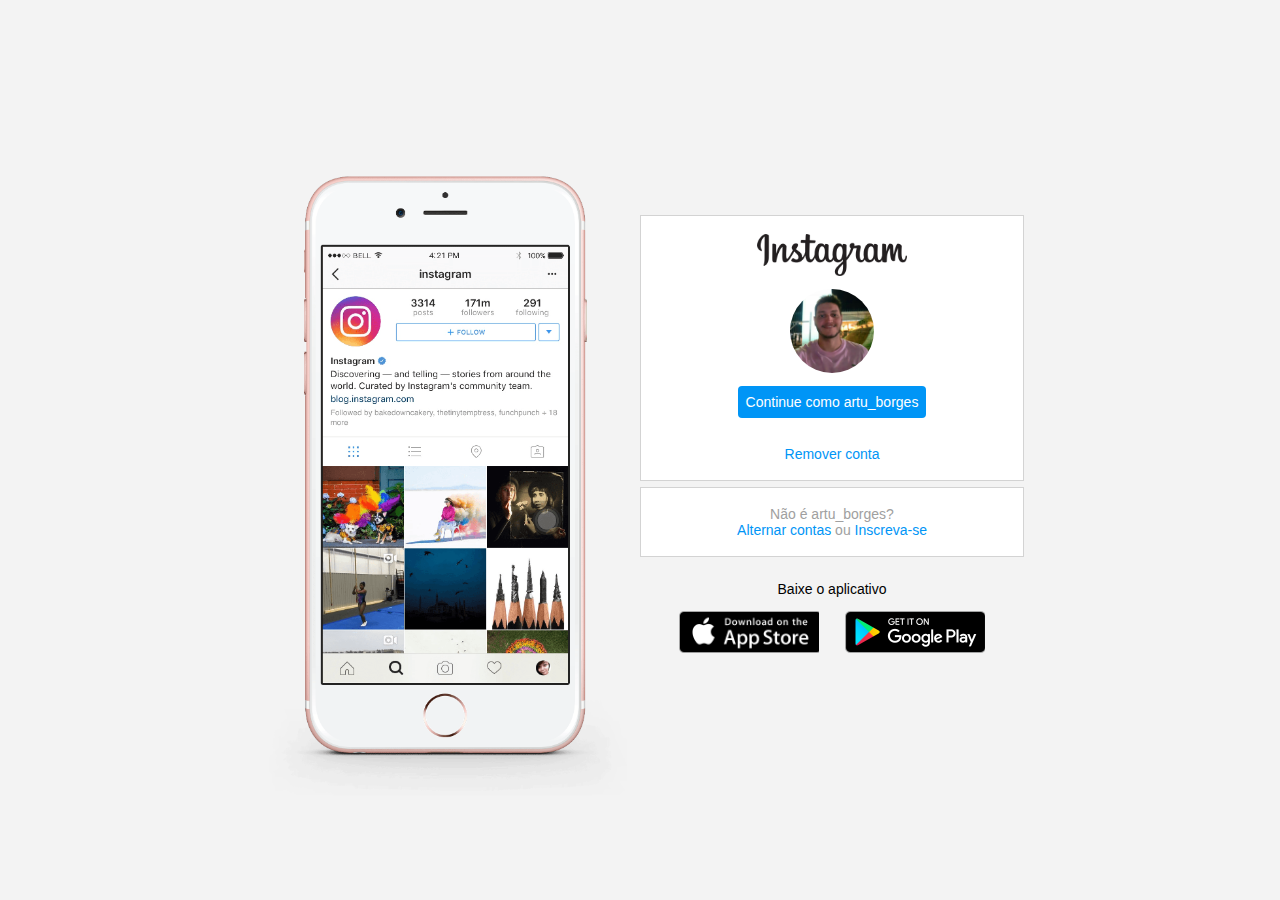
<file: HTML_CSS_JS/03-Recriando a página inicial do Instagram/index.html>
<!DOCTYPE html>
<html lang="en">
<head>
    <meta charset="UTF-8">
    <meta name="viewport" content="width=device-width, initial-scale=1.0">
    <link rel="stylesheet" href="style.css">
    <title>Instagram</title>
</head>
<body>
    <div class="instagram-wrapper">
        <div class="instagram-phone">
            <img src="./img/instagram-celular.png" alt="celular">
        </div>
        <div class="instagram-continue">
            <div class="group">
                <img src="./img/instagram-logo.png" class="instagram-logo" alt="instagram logo">
                <div class="profile-photo">
                    <img src="./img/Eu1.jpg" alt="foto de perfil">
                </div>
                <a href="https://www.instagram.com/artu_borges/" class="instagram-login">Continue como artu_borges</a>
                <a href="#" class="instagram-logout">Remover conta</a>
            </div>
            <div class="group">
                <p class="not-account">Não é artu_borges?</p>
                <p class="not-account">
                    <span class="link-blue">Alternar contas</span>
                    ou
                    <span class="link-blue">Inscreva-se</span>
                </p>
            </div>
            <div class="get-the-app">
                <p class="get-app">Baixe o aplicativo</p>
                <div class="download">
                    <a href="#" class="app-download"></a>
                    <a href="#" class="app-download"></a>
                </div>
            </div>
        </div>
    </div>
</body>
</html>
</file>
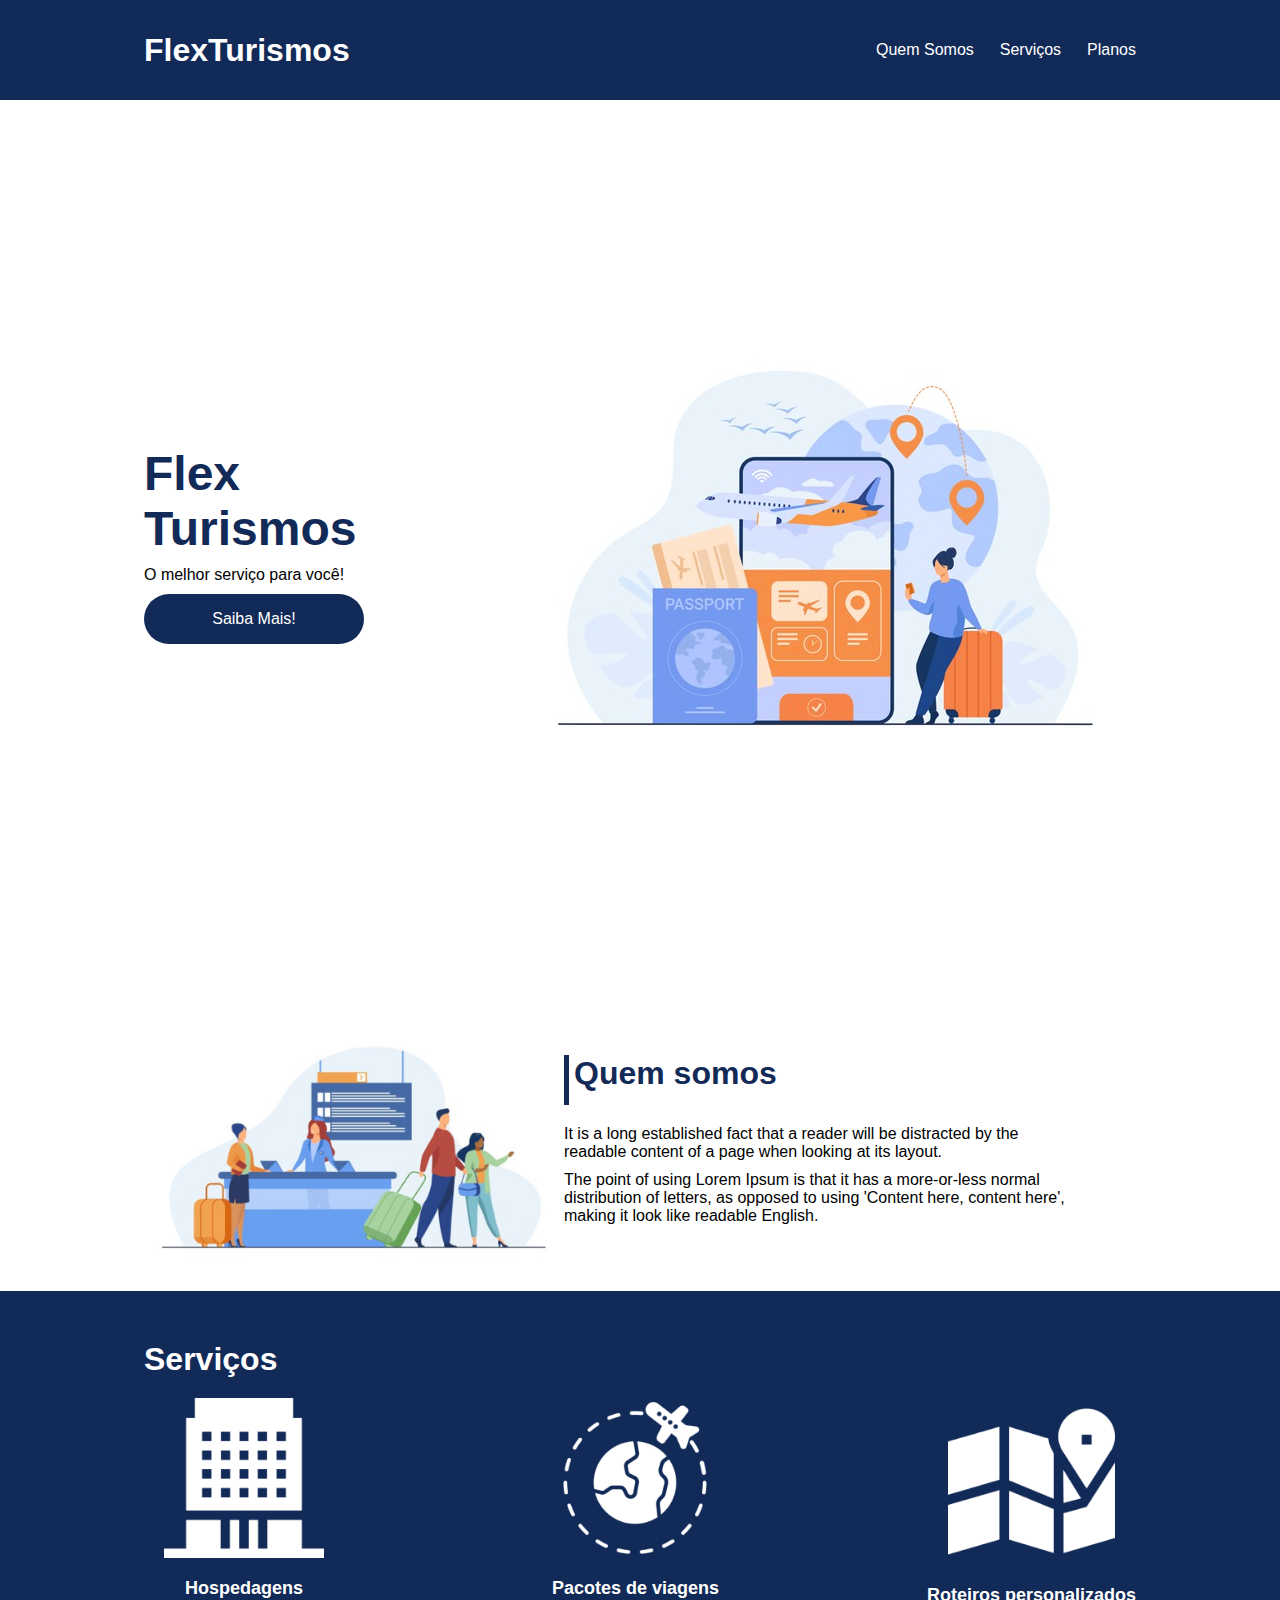
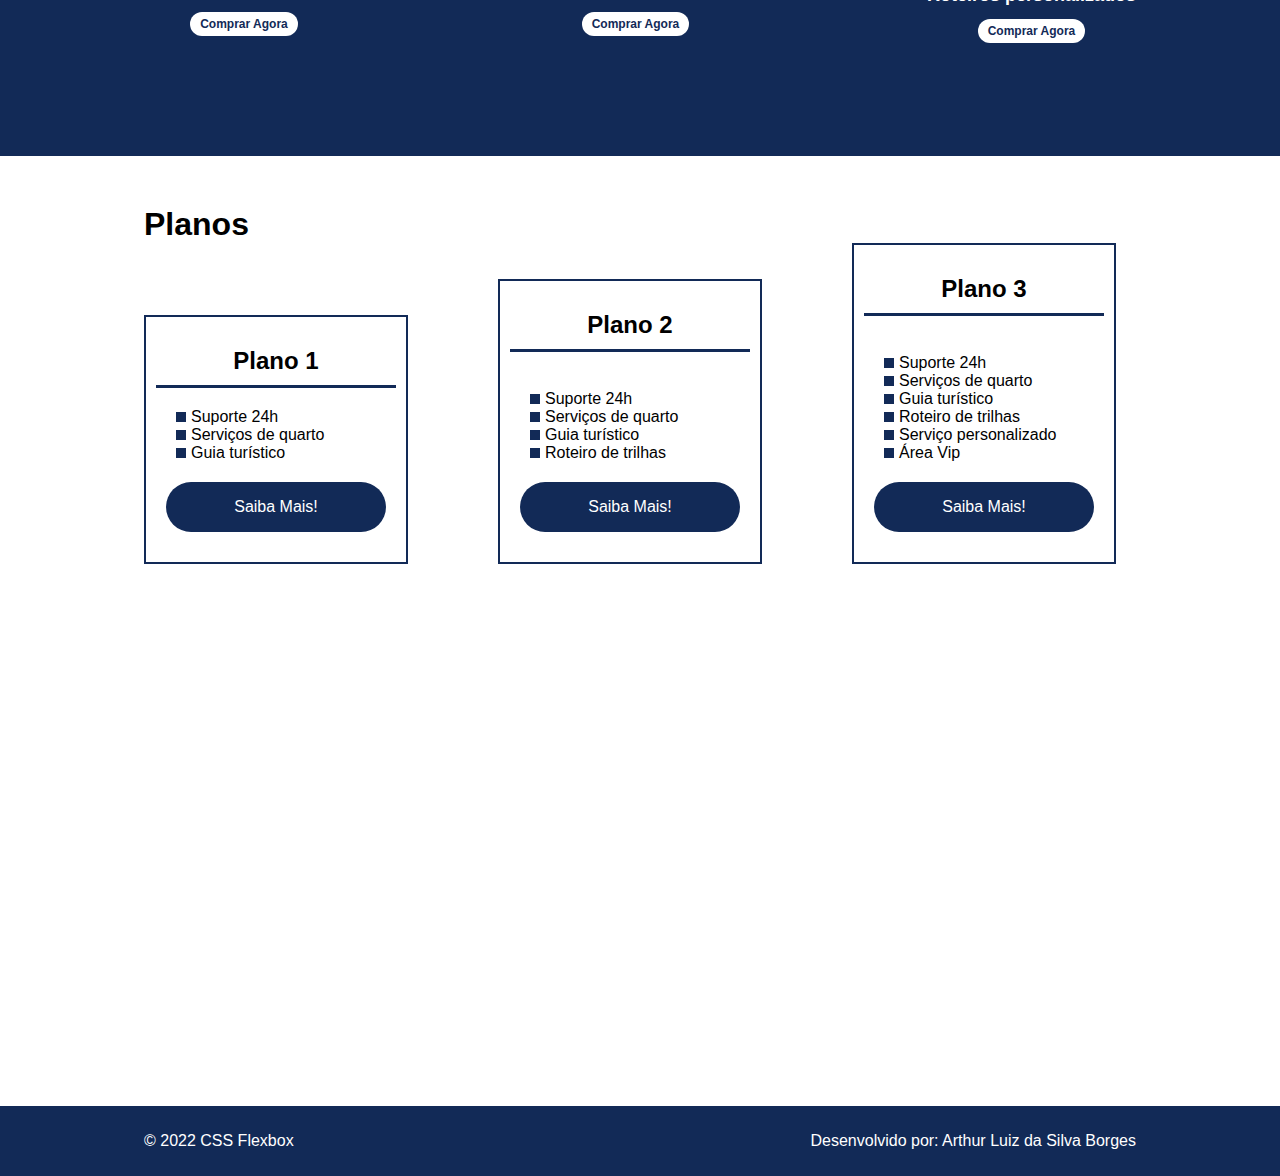
<file: HTML_CSS_JS/02-Posicionando elementos com Flexbox em CSS/flex-projeto/index.html>
<!DOCTYPE html>
<html lang="pt-br">

<head>
    <meta charset="UTF-8">
    <meta name="viewport" content="width=device-width, initial-scale=1.0">
    <title>Flex Turismos</title>
    <link rel="stylesheet" href="./style.css">
</head>

<body>
    <header>
        <div class="flex-container menu">
            <h1>FlexTurismos</h1>
            <ul class="list-items">
                <li><a href="#quem-somos">Quem Somos</a></li>
                <li><a href="#servicos">Serviços</a></li>
                <li><a href="#planos">Planos</a></li>
            </ul>
        </div>
    </header>

    <div class="flex-container apresentacao">
        <div class="texto-apresentacao">
            <h1>Flex <br>Turismos</h1>
            <p>O melhor serviço para você!</p>
            <a href="" class="btn">Saiba Mais!</a>
        </div>
    
        <div>
            <div><img src="./images/0-main.png" alt="banner de apresentação"></div>
        </div>
    </div>
    
    <div class="flex-container" id="quem-somos">
        <div>
            <h2>Quem somos</h2>
            <p>It is a long established fact that a reader will be distracted by the readable content of a page when
                looking at its layout. </p>
            <p>The point of using Lorem Ipsum is that it has a more-or-less normal distribution of letters, as opposed
                to using 'Content here, content here', making it look like readable English.</p>
        </div>
    
        <div>
            <img src="./images/1-quem-somos.png" alt="balcão de atendimento">
        </div>
    </div>

    <div class="container-externo">
        <div class="flex-container" id="servicos">
            <div>
                <h2>Serviços</h2>
            </div>
        
            <div class="list-servicos">
                <div class="item-servicos">
                    <div><img src="./images/icon-2.png" alt="hospedagens"></div>
                    <p>Hospedagens</p>
                    <a href="#">Comprar Agora</a>
                </div>
        
                <div class="item-servicos">
                    <div><img src="./images/icon-1.png" alt="pacote de viagens"></div>
                    <p>Pacotes de viagens</p>
                    <a href="#">Comprar Agora</a>
                </div>
        
                <div class="item-servicos">
                    <div><img src="./images/icon-3.png" alt="roteiros personalizados"></div>
                    <p>Roteiros personalizados</p>
                    <a href="#">Comprar Agora</a>
                </div>

            </div>
        </div>
    </div>

    <div class="flex-container" id="planos">
        <div><h2>Planos</h2></div>
        
        <div class="list-planos">
            <div class="item-plano">
                <h3>Plano 1</h3>
                <ul>
                    <li>Suporte 24h</li>
                    <li>Serviços de quarto</li>
                    <li>Guia turístico</li>
                </ul>
                <a href="#" class="btn">Saiba Mais!</a>
            </div>
    
            <div class="item-plano">
                <h3>Plano 2</h3>
                <br>
                <ul>
                    <li>Suporte 24h</li>
                    <li>Serviços de quarto</li>
                    <li>Guia turístico</li>
                    <li>Roteiro de trilhas</li>
                </ul>
                <a href="#" class="btn">Saiba Mais!</a>
            </div>
    
            <div class="item-plano">
                <h3>Plano 3</h3>
                <br>
                <ul>
                    <li>Suporte 24h</li>
                    <li>Serviços de quarto</li>
                    <li>Guia turístico</li>
                    <li>Roteiro de trilhas</li>
                    <li>Serviço personalizado</li>
                    <li>Área Vip</li>
                </ul>
                <a href="#" class="btn">Saiba Mais!</a>
            </div>
    
        </div>
    </div>

    <footer>
        <div class="flex-container footer">
            <p>&copy; 2022 CSS Flexbox</p>
            <p>Desenvolvido por: Arthur Luiz da Silva Borges</p>
        </div>     
    </footer>
</body>

</html>
</file>
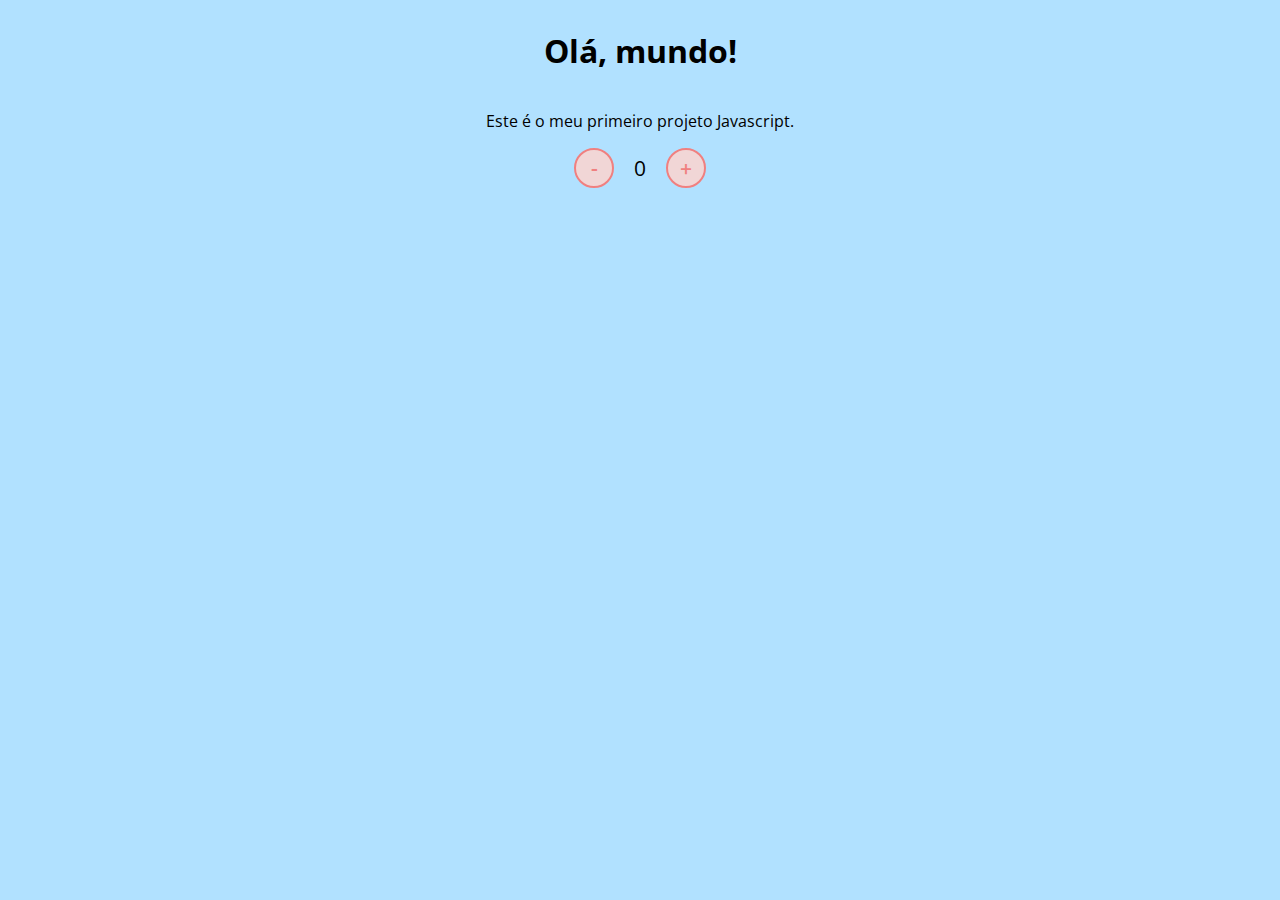
<file: HTML_CSS_JS/04-Introdução ao Java Script/Contador/index.html>
<!DOCTYPE html>
<html lang="en">
<head>
    <meta charset="UTF-8">
    <meta name="viewport" content="width=device-width, initial-scale=1.0">
    <link rel="stylesheet" href="assets/styles.css" />
    <title>Contador</title>
</head>
<body>
    <h1>Olá, mundo!</h1>
    <p>Este é o meu primeiro projeto Javascript.</p>
    <div id="counter">
        <button name="subtrair" onclick="decrement()">-</button>
        <span id="currentNumber">0</span>
        <button name="adicionar" onclick="increment()">+</button>
    </div>
    <script src="assets/scripts.js"></script>
</body>
</html>
</file>
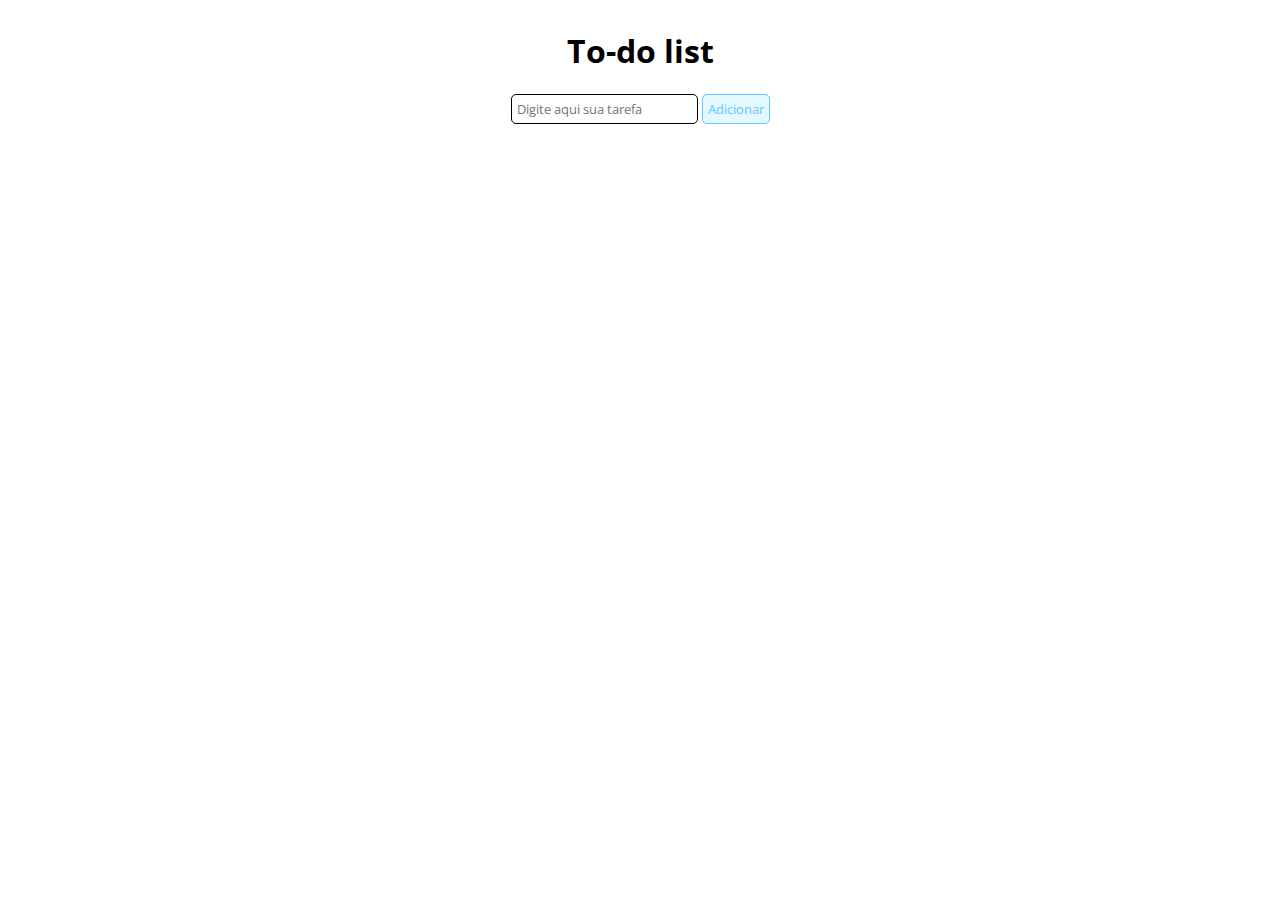
<file: HTML_CSS_JS/04-Introdução ao Java Script/to-do list/index.html>
<!DOCTYPE html>
<html lang="en">
<head>
    <meta charset="UTF-8">
    <meta name="viewport" content="width=device-width, initial-scale=1.0">
    <link rel="stylesheet" href="assets/styles.css" />
    <title>To-do list</title>
</head>
<body>
    <h1>To-do list</h1>
    <div id="list">
        <form id="task-form">
            <input id="task-input" name="tarefa" type="text" placeholder="Digite aqui sua tarefa" />
            <button type="submit">Adicionar</button>
        </form>
        <div id="tasks"></div>
    </div>
    <script src="assets/scripts.js"></script>
</body>
</html>
</file>
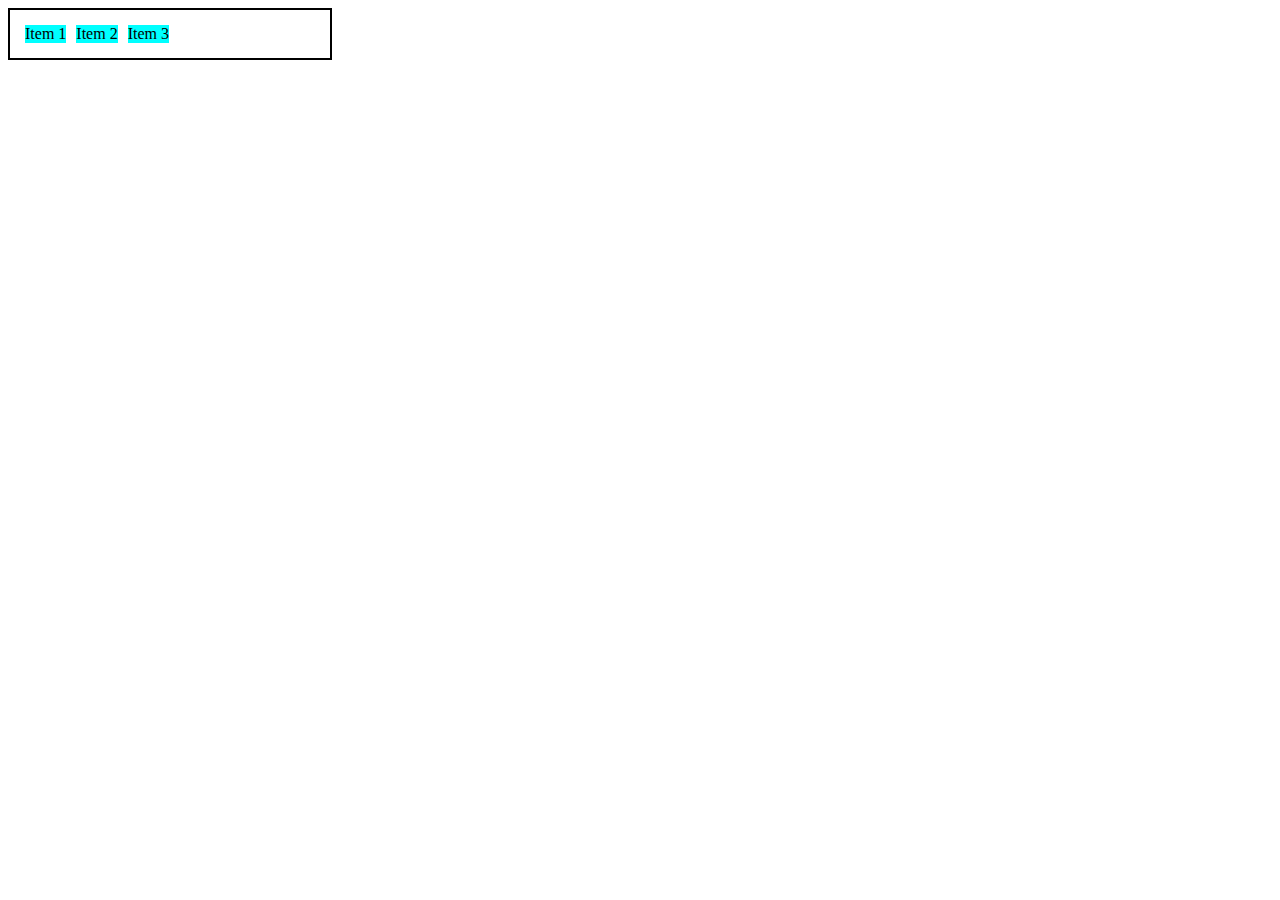
<file: HTML_CSS_JS/02-Posicionando elementos com Flexbox em CSS/0-display-flex.html>
<!DOCTYPE html>
<html lang="en">
<head>
    <meta charset="UTF-8">
    <meta http-equiv="X-UA-Compatible" content="IE=edge">
    <meta name="viewport" content="width=device-width, initial-scale=1.0">
    <title>Fundamentos - display flex</title>
    <style>
        .flex{
            max-width: 300px;
            padding: 10px;
            border: 2px solid black;
            display: flex;
        }

        .item{
            background-color: aqua;
            margin: 5px;
        }
    </style>
</head>
<body>
    <div class="flex">
        <div class="item">Item 1</div>
        <div class="item">Item 2</div>
        <div class="item">Item 3</div>
    </div>
</body>
</html>
</file>
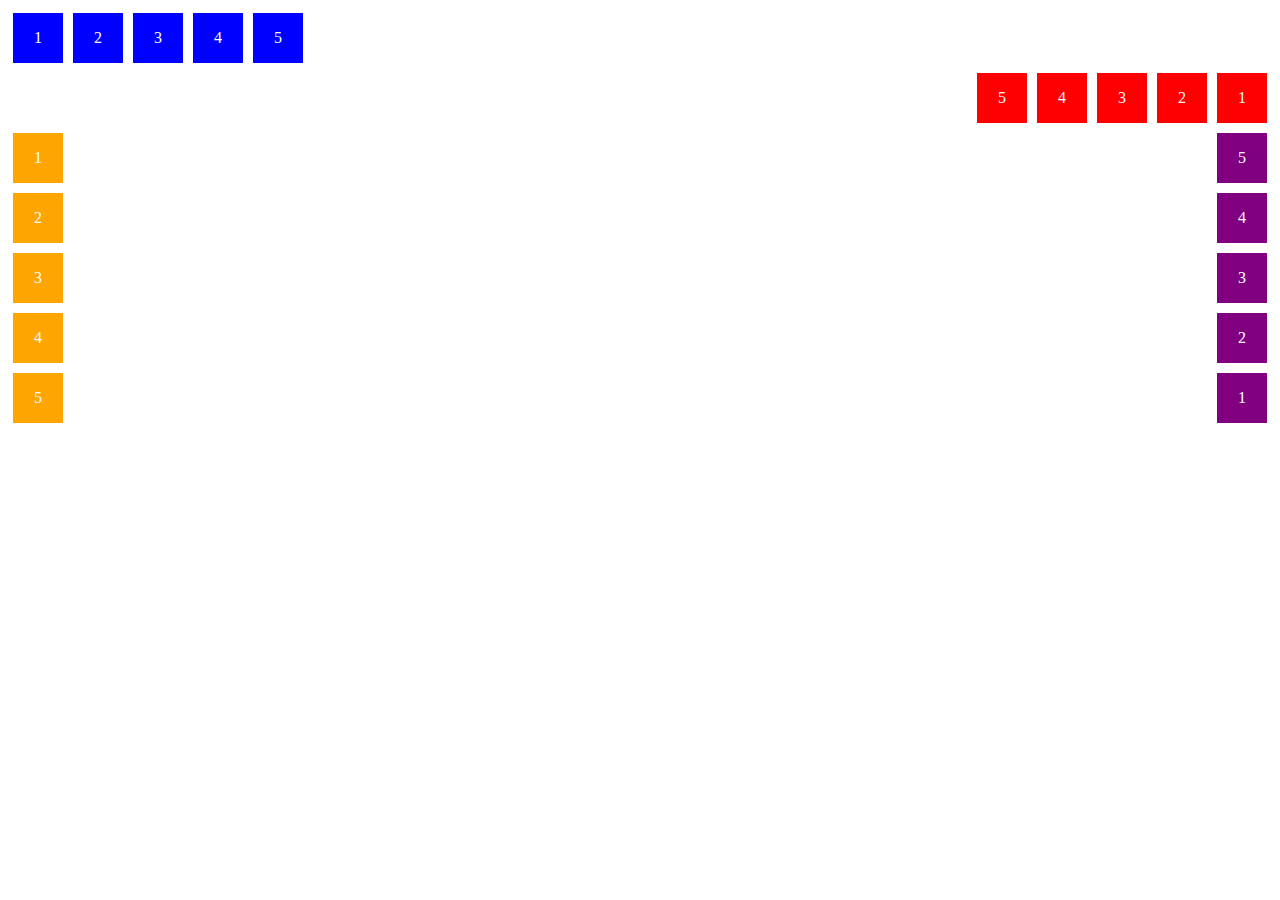
<file: HTML_CSS_JS/02-Posicionando elementos com Flexbox em CSS/1-flex-direction.html>
<!DOCTYPE html>
<html lang="en">
<head>
    <meta charset="UTF-8">
    <meta http-equiv="X-UA-Compatible" content="IE=edge">
    <meta name="viewport" content="width=device-width, initial-scale=1.0">
    <title>Fundamentos - Flex direction</title>
    <style>
        .flex-container{
            margin: 0;
            padding: 0;
            display: flex;
            list-style: none;
        }
        .flex-item{
            background: blue;
            height: 50px;
            width: 50px;
            line-height: 50px;
            color: white;
            text-align: center;
            margin: 5px;
        }

        .row{
            flex-direction: row;
        }

        .row-reverse{
            flex-direction: row-reverse;
        }
      
        .row-reverse li{
            background-color: red;
        }

        .column{
            float: left;
            flex-direction: column;
        }

        .column li{
            background-color: orange;
        }

        .column-reverse{
            float: right;
            flex-direction: column-reverse;
        }

        .column-reverse li{
            background-color: purple;
        }
        
    </style>
</head>
<body>
    <ul class="flex-container row">
        <li class="flex-item">1</li>
        <li class="flex-item">2</li>
        <li class="flex-item">3</li>
        <li class="flex-item">4</li>
        <li class="flex-item">5</li>
    </ul>

    <ul class="flex-container row-reverse">
        <li class="flex-item">1</li>
        <li class="flex-item">2</li>
        <li class="flex-item">3</li>
        <li class="flex-item">4</li>
        <li class="flex-item">5</li>
    </ul>

    <ul class="flex-container column">
        <li class="flex-item">1</li>
        <li class="flex-item">2</li>
        <li class="flex-item">3</li>
        <li class="flex-item">4</li>
        <li class="flex-item">5</li>
    </ul>

    <ul class="flex-container column-reverse">
        <li class="flex-item">1</li>
        <li class="flex-item">2</li>
        <li class="flex-item">3</li>
        <li class="flex-item">4</li>
        <li class="flex-item">5</li>
    </ul>
</body>
</html>
</file>
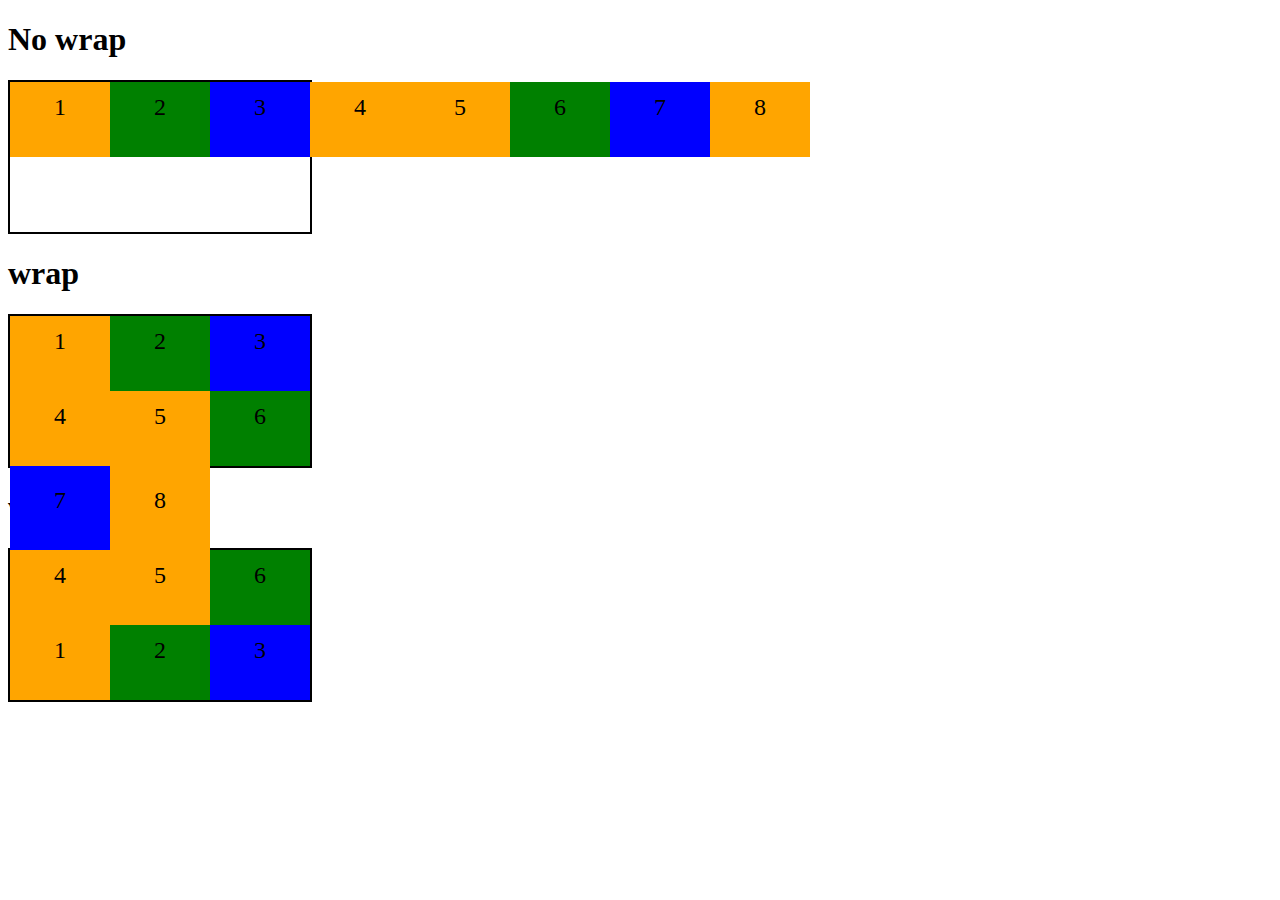
<file: HTML_CSS_JS/02-Posicionando elementos com Flexbox em CSS/2-flex-wrap.html>
<!DOCTYPE html>
<html lang="en">
<head>
    <meta charset="UTF-8">
    <meta http-equiv="X-UA-Compatible" content="IE=edge">
    <meta name="viewport" content="width=device-width, initial-scale=1.0">
    <title>Fundamentos - Flex wrap</title>
    <style>
        .flex-container{
            display: flex;
            flex-direction: row;
            height: 150px;
            border: 2px solid black;
            max-width: 300px;
        }

        .item{
            font-size: 24px;
            height: 50%;
            text-align: center;
            min-width: 100px;
            line-height: 50px;
        }

        .nowrap{
            flex-wrap: nowrap;
        }

        .wrap{
            flex-wrap: wrap;
        }

        .wrap-reverse{
            flex-wrap: wrap-reverse;
        }

        .blue{
            background-color: blue;
        }

        .green{
            background-color: green;
        }

        .orange{
            background-color: orange;
        }
    </style>
</head>
<body>
    <h1>No wrap</h1>

    <div class="flex-container nowrap">
        <div class="item orange">1</div>
        <div class="item green">2</div>
        <div class="item blue">3</div>
        <div class="item orange">4</div>
        <div class="item orange">5</div>
        <div class="item green">6</div>
        <div class="item blue">7</div>
        <div class="item orange">8</div>
    </div>

    <h1>wrap</h1>
    <div class="flex-container wrap">
        <div class="item orange">1</div>
        <div class="item green">2</div>
        <div class="item blue">3</div>
        <div class="item orange">4</div>
        <div class="item orange">5</div>
        <div class="item green">6</div>
        <div class="item blue">7</div>
        <div class="item orange">8</div>
    </div>

    <h1>wrap-reverse</h1>
    <div class="flex-container wrap-reverse">
        <div class="item orange">1</div>
        <div class="item green">2</div>
        <div class="item blue">3</div>
        <div class="item orange">4</div>
        <div class="item orange">5</div>
        <div class="item green">6</div>
        <div class="item blue">7</div>
        <div class="item orange">8</div>
    </div>
</body>
</html>
</file>
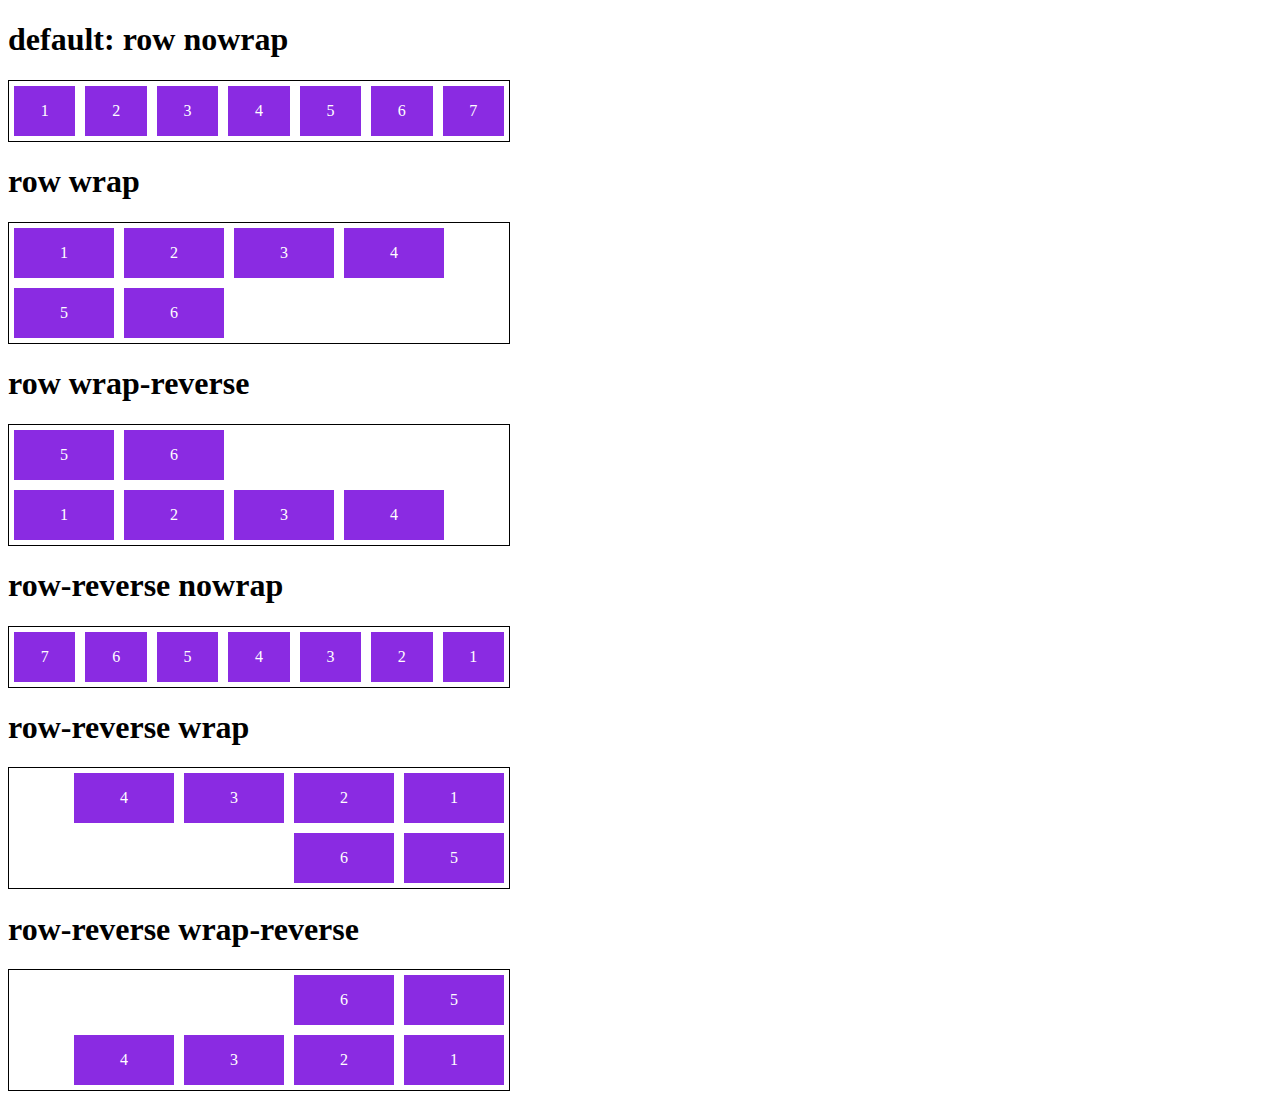
<file: HTML_CSS_JS/02-Posicionando elementos com Flexbox em CSS/3-flex-flow.html>
<!DOCTYPE html>
<html lang="en">
<head>
    <meta charset="UTF-8">
    <meta http-equiv="X-UA-Compatible" content="IE=edge">
    <meta name="viewport" content="width=device-width, initial-scale=1.0">
    <title>Fundamentos - flex flow</title>
    <style>
        .flex-container{
            display: flex;
            border: 1px solid black;
            max-width: 500px;
            margin-bottom: 10px;
        }

        .default{
            flex-flow: row nowrap;
        }

        .wrap{
            flex-flow: row wrap;
        }

        .wrap-reverse{
            flex-flow: row wrap-reverse;
        }

        .r-nowrap{
            flex-flow: row-reverse nowrap;
        }

        .r-wrap{
            flex-flow: row-reverse wrap;
        }

        .rr-wrap{
            flex-flow: row-reverse wrap-reverse;
        }

        .item{
            background-color: blueviolet;
            margin: 5px;
            color: white;
            text-align: center;
            width: 100px;
            height: 50px;
            line-height: 50px;
        }
    </style>
</head>
<body>
    <h1>default: row nowrap</h1>
    <div class="flex-container default">
        <div class="item">1</div>
        <div class="item">2</div>
        <div class="item">3</div>
        <div class="item">4</div>
        <div class="item">5</div>
        <div class="item">6</div>
        <div class="item">7</div>
    </div>

    <h1>row wrap</h1>
    <div class="flex-container wrap">
        <div class="item">1</div>
        <div class="item">2</div>
        <div class="item">3</div>
        <div class="item">4</div>
        <div class="item">5</div>
        <div class="item">6</div>
    </div>

    <h1>row wrap-reverse</h1>
    <div class="flex-container wrap-reverse">
        <div class="item">1</div>
        <div class="item">2</div>
        <div class="item">3</div>
        <div class="item">4</div>
        <div class="item">5</div>
        <div class="item">6</div>
    </div>

    <h1>row-reverse nowrap</h1>
    <div class="flex-container r-nowrap">
        <div class="item">1</div>
        <div class="item">2</div>
        <div class="item">3</div>
        <div class="item">4</div>
        <div class="item">5</div>
        <div class="item">6</div>
        <div class="item">7</div>
    </div>

    <h1>row-reverse wrap</h1>
    <div class="flex-container r-wrap">
        <div class="item">1</div>
        <div class="item">2</div>
        <div class="item">3</div>
        <div class="item">4</div>
        <div class="item">5</div>
        <div class="item">6</div>
    </div>

    <h1>row-reverse wrap-reverse</h1>
    <div class="flex-container rr-wrap">
        <div class="item">1</div>
        <div class="item">2</div>
        <div class="item">3</div>
        <div class="item">4</div>
        <div class="item">5</div>
        <div class="item">6</div>
    </div>
</body>
</html>
</file>
<file: HTML_CSS_JS/03-Recriando a página inicial do Instagram/style.css>
* {
    padding: 0;
    margin: 0;
    box-sizing: border-box;
    text-decoration: none;
    font-family: sans-serif;
    font-size: 14px;
}

body {
    width: 100%;
    min-height: 100vh;
    background-color: rgb(243, 243, 243);
    margin: 0;
    padding: 0;
    display: flex;
    justify-content: center;
}

.instagram-wrapper {
    display: flex;
    align-items: center;
    justify-content: start;
    width: 60%;
    height: 100vh;
}

.instagram-phone {
    display: flex;
    align-items: center;
    justify-content: center;
    width: 50%;
}

.instagram-phone img {
    height: 50rem;
}

.instagram-continue {
    display: flex;
    align-items: center; /* horizontal */
    justify-content: space-around; /* vertical */
    flex-direction: column;
    width: 50%;
    min-height: 34rem;
}

.group {
    display: flex;
    justify-content: space-between;
    align-items: center;
    flex-direction: column;
    background-color: #ffffff;
    width: 100%;
    padding: 1.3rem 0;
    border: 1px solid lightgray;
}

.group:nth-child(1) {
    min-height: 19rem;
}

.instagram-logo {
    height: 3rem;
}

.profile-photo {
    display: flex;
    justify-content: center;
    align-items: center;
    border-radius: 50%;
    overflow: hidden;
}

.profile-photo img {
    height: 6rem;
}

.instagram-login {
    background-color: #0095f6;
    color: #ffffff;
    padding: 8px;
    border-radius: 4px;
}

.instagram-logout {
    color: #0095f6;
    margin-top: 1rem;
}

.not-account {
    color: rgb(160, 160, 160);
}

.link-blue {
    color: #0095f6;
}

.get-the-app {
    display: flex;
    flex-direction: column;
    align-items: center;
    justify-content: center;
    width: 100%;
    padding: 1.3rem 0;
}

.download {
    display: flex;
    width: 100%;
    justify-content: space-evenly;
    align-items: center;
    padding: 1rem;
}

.app-download {
    height: 3rem;
    width: 10rem;
    background-size: cover;
}

.app-download:nth-child(1) {
    background-image: url('./img/apple-button.png');
}

.app-download:nth-child(2) {
    background-image: url('./img/googleplay-button.png');
}

/* media queries */


@media (max-width: 1024px) {
    .instagram-wrapper {
        width: 90%;
    }
}

@media (max-width: 650px) {
    body {
        background-color: #ffffff;
    }

    .instagram-wrapper {
        width: 90%;
    }

    .instagram-phone {
        display: none;
    }

    .instagram-continue {
        width: 100%;
    }
    
    .group {
        border: 1px solid transparent;
    }
}
</file>
<file: HTML_CSS_JS/02-Posicionando elementos com Flexbox em CSS/flex-projeto/style.css>
*{
    margin: 0;
    padding: 0;
    font-family: 'Open Sans', sans-serif;
}

ul{
    list-style: none;
    margin: 0;
    padding: 0;
}

ul li a{
    text-decoration: none;
}

div img{
    display: block;
    width: 100%;
}

.flex-container{
    display: flex;
    max-width: 992px;
    margin: auto;
    width: 100%;
    min-width: 320px;
}

header{
    background-color: #122A57;
    height: 100px;
    display: flex;
    align-items: center;
    color: #fff;
}

header .list-items{
    display: flex;
    width: 100%;
    max-width: 260px;
    justify-content: space-between;
    align-items: center;
}

.list-items li a{
    color: #fff;
}

header .menu{
    justify-content: space-between;
}

.apresentacao{
    height: 100vh;
    align-items: center;
    justify-content: space-between;
}

.apresentacao .texto-apresentacao{
    min-height: 200px;
}

.texto-apresentacao h1{
    color: #122A57;
    font-size: 48px;
    margin-bottom: 10px;
}

.btn{
    background-color: #122A57;
    color: #fff;
    text-align: center;
    border-radius: 30px;
    width: 220px;
    display: block;
    text-decoration: none;
    height: 50px;
    line-height: 50px;
    margin-top: 10px;
    margin-bottom: 10px;
}

#quem-somos{
    flex-direction: row-reverse;
    align-items: center;
    justify-content: space-between;
}

#quem-somos h2{
    font-size: 32px;
    color: #122A57;
    display: flex;
    margin-bottom: 20px;
}

#quem-somos h2::before{
    content: "";
    height: 50px;
    width: 5px;
    margin-right: 5px;
    background-color: #122A57;
    position: relative;
}

#quem-somos p{
    margin-bottom: 10px;
    width: 90%;
}

#quem-somos img{
    min-width: 420px;
}

.container-externo{
    background-color: #122A57;
    width: 100%;
}

#servicos{
    flex-direction: column;
    padding-top: 50px;
    padding-bottom: 100px;
}

#servicos h2{
    color: #fff;
    font-size: 32px;
    margin-bottom: 20px;
}

.list-servicos{
    display: flex;
    justify-content: space-between;
}

.list-servicos .item-servicos{
    text-align: center;
}

.item-servicos a{
    font-weight: 700;
    width: 220px;
    background-color: #fff;
    border-radius: 30px;
    height: 50px;
    text-align: center;
    margin-top: 20px;
    line-height: 50px;
    padding: 5px 10px;
    color: #122A57;
    font-size: 12px;
    text-decoration: none;
}

.item-servicos p{
    font-weight: 700;
    font-size: 18px;
    color: #fff;
    margin-top: 20px;
}

.item-servicos img{
    width: 80%;
    margin: auto;
}

#planos{
    flex-direction: column;
    min-height: 100vh;
    padding-top: 50px;
}

#planos h2{
    font-size: 32px;
}

.list-planos{
    display: flex;
    align-items: flex-end;
    justify-content: space-between;
}

.item-plano{
    flex: 1;
    border: 2px solid #122A57;
    margin-right: 20px;
    padding: 10px;
    max-width: 240px;
}

.item-plano .btn{
    margin: auto;
    margin-bottom: 20px;
}

.item-plano h3{
    font-size: 24px;
    display: flex;
    flex-direction: column;
    text-align: center;
    margin-top: 20px;
}

.item-plano h3::after{
    content: "";
    background-color: #122A57;
    width: 100%;
    height: 3px;
    margin-top: 10px;
    margin-bottom: 10px;
}

.item-plano ul{
    padding: 10px 20px;
    display: flex;
    flex-direction: column;
    margin-bottom: 10px;
}


.item-plano ul li{
    display: flex;
    flex-wrap: nowrap;
    align-items: center;
}

.item-plano ul li::before{
    content: "";
    width: 10px;
    height: 10px;
    background-color: #122A57;
    margin-right: 5px;
}

footer{
    background-color: #122A57;
    height: 70px;
    display: flex;
    align-items: center;
}

footer .footer{
    justify-content: space-between;
    color: #fff;
}

/*mobile*/
@media(max-width: 992px){
    .flex-container{
        flex-direction: column;
    }

    .apresentacao{
        flex-direction: column-reverse;
    }

    .apresentacao .texto-apresentacao{
        width: 100%;
    }

    #quem-somos{
        flex-direction: column-reverse;
    }

    #quem-somos img{
        min-width: 320px;
        margin: auto;
    }

    .list-servicos{
        flex-direction: column;
    }

    .item-servicos img{
        width: 50%;
        margin: auto;
    }

    .list-planos{
        flex-direction: column;
        align-items: flex-start;
        margin-bottom: 20px;
    }

    .list-planos .item-plano{
        max-width: 90%;
        margin: auto;
        width: 100%;
        margin-bottom: 20px;
    }
}
</file>
<file: HTML_CSS_JS/04-Introdução ao Java Script/Contador/assets/styles.css>
@import url('https://fonts.googleapis.com/css2?family=Open+Sans:wght@300;600&display=swap');

* {
    font-family: 'Open Sans', sans-serif;
}

body {
    display: flex;
    align-items: center;
    justify-content: center;
    flex-direction: column;
    background-color: rgb(177, 225, 255);
}

button {
    height: 40px;
    width: 40px;
    border-radius: 50%;
    border: 2px solid lightcoral;
    background-color: rgb(241, 214, 214);
    color: lightcoral;
    font-size: 16pt;
    font-weight: 600;
    text-align: center;
}

#counter {
    display: flex;
}

#currentNumber {
    display: flex;
    align-items: center;
    margin: 0 20px;
    font-size: 16pt;
}
</file>
<file: HTML_CSS_JS/04-Introdução ao Java Script/to-do list/assets/styles.css>
@import url("https://fonts.googleapis.com/css2?family=Open+Sans:wght@300;600&display=swap");

* {
  font-family: "Open Sans", sans-serif;
}

body {
  display: flex;
  align-items: center;
  justify-content: center;
  flex-direction: column;
}

button {
  border: 1px solid rgb(105, 197, 255);
  border-radius: 5px;
  background-color: rgb(227, 248, 255);
  color: rgb(105, 197, 255);
  text-align: center;
  padding: 5px;
}

input[type="text"] {
  padding: 5px;
  border-radius: 5px;
  border: 1px solid black;
}

#tasks {
  display: flex;
  flex-direction: column;
  margin-top: 20px;
}

.task-item {
  display: flex;
  align-items: center;
  margin-bottom: 10px;
}

:checked + label {
  text-decoration: line-through;
  color: grey;
}
</file>
